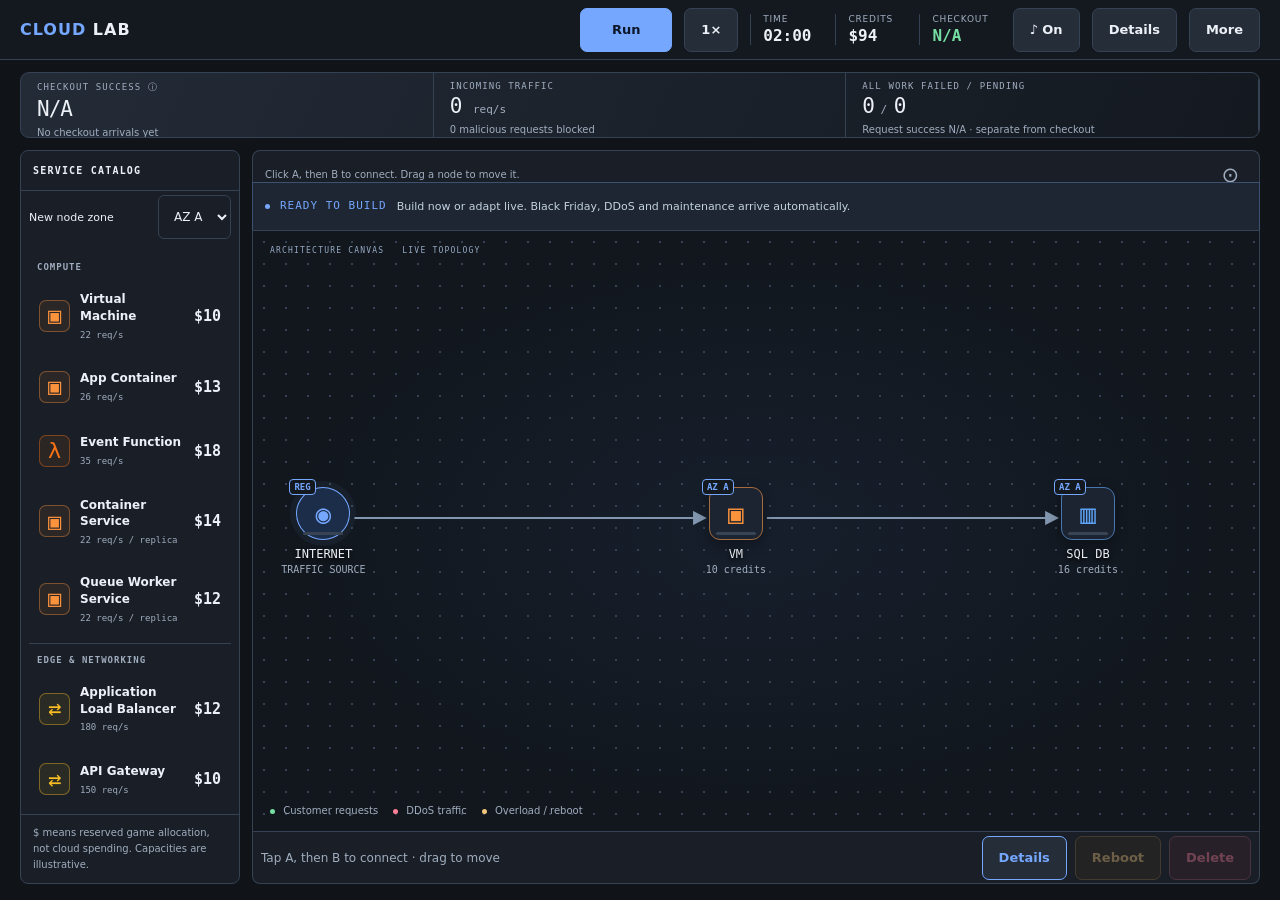
<file: cloud-architect-lab/index.html>
<!doctype html>
<html lang="en">
<head>
  <meta charset="UTF-8">
  <meta name="viewport" content="width=device-width, initial-scale=1, viewport-fit=cover">
  <meta name="theme-color" content="#101318">
  <title>Cloud Architect Lab · Build. Break. Learn.</title>
  <link rel="icon" href="./favicon.svg" type="image/svg+xml">
  <link rel="stylesheet" href="./style.css">
  <link rel="stylesheet" href="./arcade.css">
  <link rel="stylesheet" href="./phone.css">
  <link rel="stylesheet" href="./theme.css">
  <link rel="stylesheet" href="./desktop.css">
  <script type="module" src="./app.js"></script>
</head>
<body>
  <div id="game-shell">
  <nav class="phone-toolbar" aria-label="Game controls">
    <span class="phone-brand">CLOUD <span>LAB</span></span>
    <button id="phone-start">Run</button><button id="phone-speed" aria-label="Change simulation speed">1×</button>
    <div class="phone-stat"><small>TIME</small><strong id="phone-clock">02:00</strong></div>
    <div class="phone-stat"><small>CREDITS</small><strong id="phone-credits">$33</strong></div>
    <div class="phone-stat"><small>CHECKOUT</small><strong id="phone-uptime">N/A</strong></div>
    <button id="phone-mute" aria-label="Mute game audio">♪ On</button>
    <button id="phone-details">Details</button><button id="phone-menu">More</button>
  </nav>
  <header class="topbar">
    <a class="brand" href="./" aria-label="Cloud Architect Lab home"><span class="brand-icon">⬡</span><span>CLOUD ARCHITECT <b>LAB</b><small>BUILD. BREAK. LEARN.</small></span></a>
    <div class="top-right"><span class="local-badge"><i></i> SIMULATION SANDBOX</span><button id="sound-toggle" class="button quiet" aria-label="Mute sound effects" aria-pressed="true">♪ Sound on</button><button id="help" class="button quiet">How to play <span>?</span></button></div>
  </header>
  <main>
    <section class="mission-bar" aria-label="Live arcade round">
      <div class="mission-title"><span class="eyebrow">YOUR NEXT EXPERIMENT</span><h1>Build for the unexpected.</h1><p>Design a cloud. Put it under pressure. Find what breaks.</p></div>
      <div class="mission-controls"><div class="round-controls"><div class="arcade-brief"><span class="eyebrow">ONE ROUND. ADAPT LIVE.</span><small>Maintenance can overlap surges and attacks</small></div><button id="start" class="button primary">▶ &nbsp; Run simulation</button></div><div class="audio-controls" role="group" aria-label="Game audio"><button id="music-toggle" class="tiny-button" aria-pressed="true">♫ Music on</button><label for="audio-volume">Volume <input id="audio-volume" type="range" min="0" max="100" value="65"><output id="volume-value" for="audio-volume">65%</output></label><button id="test-audio" class="tiny-button">Test sound</button><span id="music-status">Music ready / paused</span></div></div>
    </section>
    <section class="metrics" aria-label="Live metrics">
      <div class="metric"><span>ROUND CLOCK</span><strong id="clock">02:00</strong><small id="phase">Ready to build</small></div>
      <div class="metric uptime-metric"><span>UPTIME <em title="Percentage of simulated time with both web and API healthy end-to-end paths. Path availability, not request success or a cloud guarantee.">ⓘ</em></span><strong id="uptime">—<sub>%</sub></strong><small id="downtime">No observed time yet</small></div>
      <div class="metric"><span>CHECKOUT SUCCESS <em title="Successful checkout work / checkout arrivals. Infrastructure, dependency and business failures count; pending is not successful.">ⓘ</em></span><strong id="success">N/A</strong><small id="completed">No checkout arrivals yet</small></div>
      <div class="metric"><span>INCOMING TRAFFIC</span><strong id="rps">0 <sub>req/s</sub></strong><small id="blocked">0 malicious requests blocked</small></div>
      <div class="metric"><span>ALL WORK FAILED / PENDING</span><strong><span id="failed">0</span><sub> / </sub><span id="pending">0</span></strong><small>Request success <span id="all-work-success">N/A</span> · separate from checkout</small></div>
      <div class="metric budget"><span>ALLOCATION BUDGET</span><strong id="credits">33 <sub>credits</sub></strong><small id="spent">87 / 120 allocated</small></div>
    </section>
    <section class="workspace">
      <aside class="palette panel"><div class="panel-heading"><span>SERVICE CATALOG</span><small>DRAG OR TAP TO PLACE</small></div><label class="catalog-placement">New node zone<select id="catalog-zone" aria-label="Placement for new zonal nodes"><option value="A">AZ A</option><option value="B">AZ B</option></select></label><div id="catalog"></div><div class="palette-note">$ means reserved game allocation, not cloud spending. Capacities are illustrative.</div></aside>
      <div class="center-column">
        <div class="canvas-toolbar"><span id="canvas-hint">Click A, then B to connect. Drag a node to move it.</span><button id="fit" class="icon-button" title="Clear selection" aria-label="Clear selection">⊙</button></div>
        <div class="event-strip situation-idle" id="event-strip" role="region" aria-label="Current situation"><span class="pulse-dot"></span><strong id="event-name" aria-live="polite">READY TO BUILD</strong><button id="release-chip" class="release-chip" hidden aria-label="Release status. Open details for pause, shift back or rollback."></button><span id="event-copy">Build now or adapt live. Situations change automatically.</span></div>
        <div class="board" id="board" aria-label="Cloud architecture editor">
          <div class="board-corner">ARCHITECTURE CANVAS <span>LIVE TOPOLOGY</span></div>
          <svg id="wires" viewBox="0 0 1000 580" preserveAspectRatio="none" aria-label="Directed service connections"><defs><marker id="arrow" markerWidth="7" markerHeight="7" refX="6" refY="3.5" orient="auto"><path d="M0,0 L7,3.5 L0,7" fill="#7199a6"/></marker></defs><g id="edge-layer"></g><g id="traffic-layer" aria-hidden="true"></g></svg>
          <div id="nodes"></div><div id="empty-hint" hidden><strong>Your cloud starts here.</strong><p>Drop a service on the grid, then connect it to the Internet.</p></div>
          <div class="canvas-legend"><span><i class="green"></i> Customer requests</span><span><i class="red"></i> DDoS traffic</span><span><i class="amber"></i> Overload / reboot</span></div>
        </div>
        <div class="phone-actions" aria-label="Selected service actions"><span id="phone-selection">Tap a node to inspect or connect</span><button id="phone-release-chip" class="release-chip" hidden aria-label="Release status. Open details for pause, shift back or rollback."></button><button id="selection-details" disabled>Details</button><button id="phone-reboot" disabled>Reboot</button><button id="phone-delete" disabled>Delete</button></div>
        <div class="timeline panel"><div class="timeline-heading"><span>AUTOMATIC EVENTS</span><div><button id="speed" class="tiny-button">1× speed</button><button id="retry" class="tiny-button">↺ Rebuild / retry</button></div></div><div id="timeline-track"><div id="timeline-progress"></div><div id="event-markers"></div><div id="playhead"></div></div><div class="timeline-labels"><span>0:20 · Maintenance</span><span>0:52 · Surge + maintenance</span><span>1:12 · Attack + maintenance</span></div><svg id="chart" viewBox="0 0 800 42" preserveAspectRatio="none" aria-label="Cumulative request success over the round"><path id="chart-line" d=""/></svg></div>
        <div class="templates"><span>QUICK START</span><button data-template="basic">→ Basic setup</button><button data-template="balanced">◫ Balanced web app</button><button data-template="fragile">△ Single-instance app</button><button data-template="managed">▧ Managed containers</button><button data-template="queued">≋ Queued workers</button><button data-template="empty">＋ Empty canvas</button><button id="save">↓ Save design</button><button id="load">↑ Load design</button><label class="play-mode">Play mode<select id="play-mode" aria-label="Play mode"><option value="realtime">Real-time</option><option value="strategic">Strategic</option></select></label></div>
      </div>
      <aside class="inspector panel"><div class="panel-heading"><span>DESIGN INSPECTOR</span><small>UNDERSTAND YOUR SYSTEM</small></div><div id="inspector-content"></div><section id="release-panel" class="resilience-settings" aria-labelledby="release-title"><h3 id="release-title">Checkout & release</h3><p id="checkout-detail"></p><p id="release-state" role="status"></p><dl><dt>Stable</dt><dd id="release-stable">N/A</dd><dt>New</dt><dd id="release-new">N/A</dd></dl><p>Denominator: eligible terminal checkout executions only. Excludes infrastructure failures, dependency failures and pending work. Zero executions = N/A. New version rejects 40% of its cohort despite Ready infrastructure. Assignment is at execution, not HTTP arrival.</p><div class="release-controls"><button id="release-pause" class="button" disabled>Pause promotion</button><label>New execution share<select id="release-share" disabled><option value="0">0%</option><option value="0.1">10%</option><option value="0.25">25%</option><option value="0.5">50%</option></select></label><button id="release-shift" class="button" disabled>Shift back & pause</button><button id="release-rollback" class="button" disabled>Rollback permanently</button></div><p>Automatic promotion: 85s → 10%, 90s → 25%, 95s → 50%. Controls unlock at 85s, permit only equal/lower supported shares, and lock at finish or rollback. No increase, restart or promotion resume. Simulation Resume only advances the clock. Rollback affects future eligible executions, including queued work; historical outcomes remain.</p></section><div class="topology-audit"><div class="eyebrow">PREFLIGHT CHECKS</div><div id="checks"></div></div></aside>
    </section>
    <footer><span><i></i> LOCAL-FIRST LEARNING LAB</span><p>Independent educational project. Not affiliated with or sponsored by AWS. Service limits are illustrative.</p><div class="footer-actions"><button id="model-info">Model & grading</button><button id="about">About & credits</button></div></footer>
  </main>
  </div>
  <section id="rotate-overlay" role="alertdialog" aria-modal="true" aria-labelledby="rotate-title" tabindex="-1" hidden><span class="rotate-glyph" aria-hidden="true">⤾</span><h2 id="rotate-title">Rotate your phone</h2><p id="rotate-status">Turn to landscape to build and play.</p></section>
  <dialog id="phone-details-dialog" class="phone-dialog"><header class="phone-sheet-header"><h2>Design & release details</h2><button class="close-dialog" aria-label="Close service details">×</button></header><p class="muted">The round pauses while this sheet is open. Close, then press Resume.</p><p id="phone-situation-copy"></p><p id="phone-round-summary" class="muted"></p><div id="phone-details-content"></div></dialog>
  <dialog id="phone-menu-dialog" class="phone-dialog"><header class="phone-sheet-header"><h2>Round & audio</h2><button class="close-dialog" aria-label="Close round settings">×</button></header><p class="muted">Close this sheet, then press Resume to continue.</p><div id="phone-menu-content"></div><button id="phone-help" class="button quiet">How to play</button><button id="phone-model" class="button quiet">Model & grading</button><button id="phone-about" class="button quiet">About & credits</button></dialog>
  <dialog id="about-dialog" class="phone-dialog"><header class="phone-sheet-header"><h2>Cloud Architect Lab</h2><button class="close-dialog" aria-label="Close about and credits">×</button></header><p>An independent educational game for exploring cloud architecture, live changes and failure recovery. The simulation, interface and locally synthesized music/effects were developed for this project.</p><h3>Inspiration</h3><p>Inspired by <a class="source-link" href="https://d1p5xm1jr525g5.cloudfront.net/" target="_blank" rel="noopener noreferrer">FIVE NINES: AWS Architect Arcade</a>, encountered at AWS Cloud and AI Day 2026. Reference screenshots and publicly served JavaScript were consulted during development. This credit does not imply affiliation with or endorsement by the reference creator.</p><h3>Independent learning model</h3><p>Not affiliated with, endorsed by, or sponsored by Amazon Web Services or the event organisers. AWS and related service names are trademarks of Amazon.com, Inc. or its affiliates and are used as educational text references. No official AWS/event logos are used.</p><p>Capacities, costs, overload shutdowns and recovery rules are illustrative game mechanics, not AWS pricing, quotas or availability guarantees. No AWS resources are deployed when you play. Your designs and round history stay in this browser.</p></dialog>
  <div id="toast" role="status" aria-live="polite"></div>
  <input id="design-file" type="file" accept="application/json,.json" hidden>
  <dialog id="help-dialog"><button class="close-dialog" aria-label="Close help">×</button><span class="eyebrow">WELCOME TO THE LAB</span><h2>Build it. Keep it alive.</h2><p>One two-minute live round with repeated maintenance: some windows are quiet, others overlap Black Friday, cold caches or DDoS.</p><ol><li><b>Place services.</b> Drag a card onto the canvas or tap its card and then an empty spot. Prices such as $14 mean game credits; your budget is $120, not real AWS spend.</li><li><b>Connect.</b> Click A, then B to connect A → B. Drag to move. Click the source again, empty space or Escape to cancel. Edit nodes and wires while running.</li><li><b>Watch the situation.</b> Green/cyan circles are customers; bright red circles are attacks. The top banner reports current overlaps and recovery.</li><li><b>Hear the soundtrack.</b> Music starts with the round and changes from Steady to Rising, Tense or Critical. Short effects sit above it. Use Music on/off, Volume and Test sound beside Run. The header Sound on / Muted control mutes everything. Preferences are saved.</li><li><b>Recover.</b> Select a failed EC2, Fargate, RDS or ElastiCache and Reboot. Reboot cannot bypass maintenance. Pause freezes recovery and stops music; resume restarts it. Lambda, DynamoDB and Aurora throttle instead.</li></ol><div class="callout">60% static web traffic needs CloudFront → S3. 40% API traffic needs compute → database. SQS needs a downstream worker; deleting it loses unfinished work. Leave spare capacity for maintenance overlaps.</div><p class="muted">Original synthesized music and effects run locally, without media downloads or a microphone. If audio is blocked, tap Test sound, check volume and ensure the browser tab/device is not muted. Game limits are illustrative.</p><button class="button primary close-help">Let’s build →</button></dialog>
  <dialog id="model-dialog"><button class="close-dialog" aria-label="Close model details">×</button><span class="eyebrow">READ THE MODEL, NOT JUST THE SCORE</span><h2>What this sandbox measures</h2><p><b>Request success</b> is completed legitimate work / arrivals. Pending SQS entries are not successes. Deleting SQS fails its backlog immediately; disconnected queues retain it; unfinished work fails at round end.</p><p><b>Grade:</b> A needs ≥98% success, both workload paths, and no modeled single-node path loss in the final design. Otherwise ≥90% = B, ≥75% = C, ≥50% = D, below = F. Earlier failures remain in cumulative totals even after a repair.</p><p><b>Resilience check:</b> removes EC2, Fargate, RDS and ElastiCache tiles individually. Managed-service exemptions do not mean failure-proof. These are reachability checks, not capacity, zone, replication or AWS availability guarantees.</p><p><b>Automatic events:</b> Black Friday is 30–60s (2.4× legitimate traffic); cold caches overlap at 45–60s (15% hit rate); DDoS is 65–90s (90 malicious requests/s); worker maintenance is 95–110s on one fixed EC2/Fargate target. RDS maintenance is 105–115s if an RDS instance is present. Targets never migrate after removal; DynamoDB and Aurora are not scripted maintenance targets.</p><p><b>Shutdown and reboot:</b> more than 105% demand for 5s shuts EC2 down; Fargate 7s, RDS 4s, ElastiCache 6s. Manual reboot takes 6/8/7/5 simulated seconds respectively. Maintenance cannot be bypassed with reboot. Lambda, DynamoDB and Aurora throttle. These are game mechanics, not AWS behavior specifications.</p><p><b>Simulation:</b> deterministic 0.25s steps, fractional requests, equal traffic splitting and a shared capacity ledger. No retry, latency, autoscaling or actual billing model. Moving circles sample measured per-edge attempted rates; they are visual indicators, not individual simulated requests. Reduced motion displays stationary samples.</p><p><b>Persistence:</b> design JSON remains compatible with earlier saves; old mission/traffic fields are ignored. Last 20 summaries stay under <code>cal.rounds.v1</code>, including bounded live-edit and recovery logs. Nothing is uploaded.</p></dialog>
  <dialog id="results-dialog"><button class="close-dialog" aria-label="Close results">×</button><span class="eyebrow">EXPERIMENT COMPLETE</span><div class="results-header"><div><h2 id="result-title">Your architecture, under pressure.</h2><p id="result-subtitle"></p></div><div id="grade" class="grade">A</div></div><div id="result-metrics"></div><h3>What the experiment tells us</h3><div id="result-findings"></div><div class="result-actions"><button id="result-retry" class="button primary">↺ Improve this design</button><button class="button quiet close-results">Inspect final state</button></div></dialog>
</body>
</html>
</file>
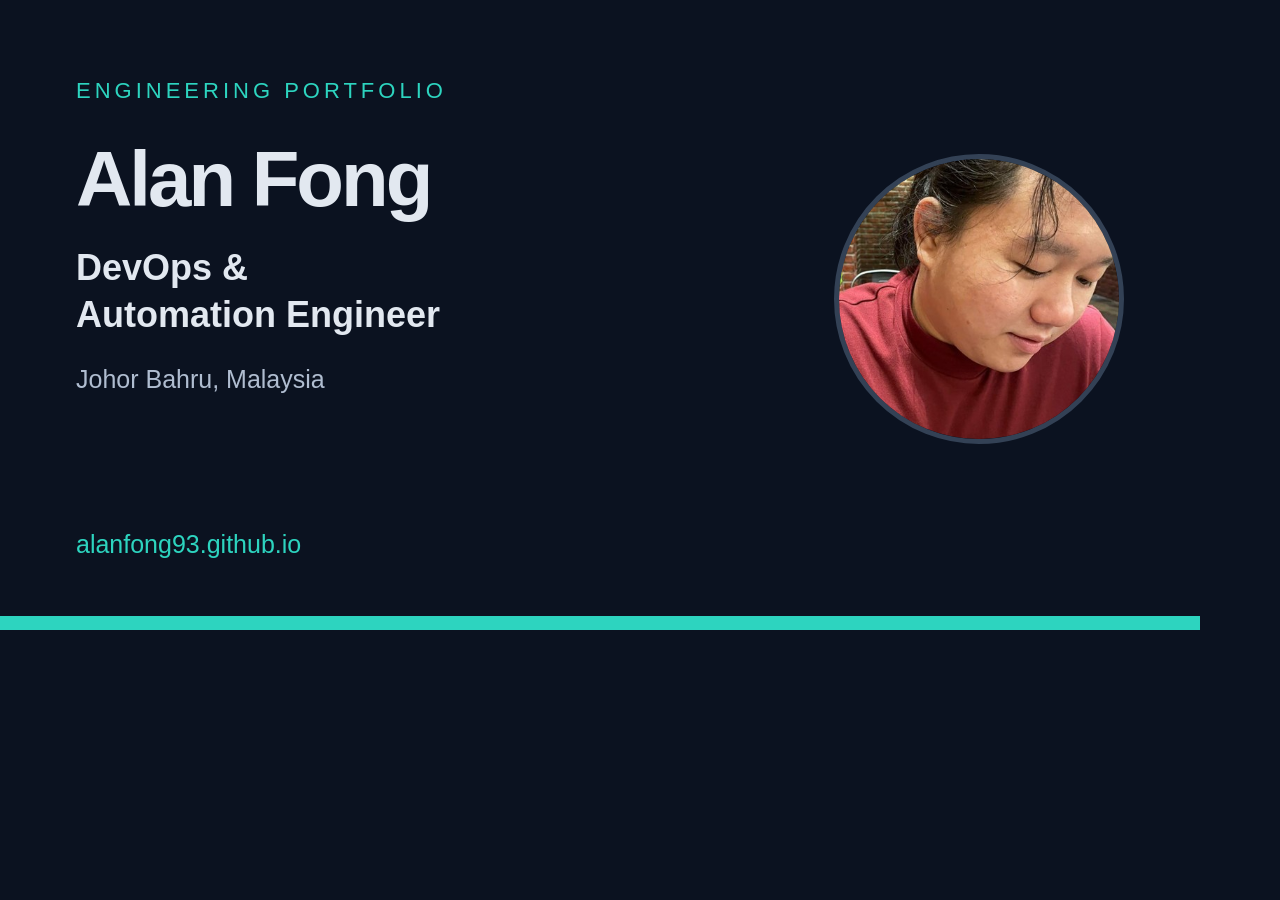
<file: assets/social-preview.html>
<!doctype html>
<html lang="en">
<head>
<meta charset="utf-8">
<meta name="viewport" content="width=device-width, initial-scale=1">
<title>Portfolio social preview artwork</title>
<style>
* { box-sizing: border-box; }
html, body { margin: 0; width: 1200px; height: 630px; overflow: hidden; }
body { background: #0b1220; color: #e2e8f0; font-family: Arial, sans-serif; }
main { position: relative; width: 1200px; height: 630px; padding: 78px 76px; border-bottom: 14px solid #2dd4bf; }
.eyebrow { margin: 0 0 30px; color: #2dd4bf; font-size: 22px; letter-spacing: 4px; text-transform: uppercase; }
h1 { margin: 0 0 20px; font-size: 78px; letter-spacing: -3px; }
.role { margin: 0; font-size: 36px; line-height: 1.3; font-weight: 600; }
.location { margin: 26px 0 0; font-size: 25px; color: #b0bdd0; }
.url { position: absolute; bottom: 57px; left: 76px; margin: 0; font-size: 25px; color: #2dd4bf; }
img { position: absolute; width: 290px; height: 290px; top: 154px; right: 76px; object-fit: cover; border-radius: 50%; border: 5px solid #334155; }
</style>
</head>
<body>
<main>
<p class="eyebrow">Engineering portfolio</p>
<h1>Alan Fong</h1>
<p class="role">DevOps &amp;<br>Automation Engineer</p>
<p class="location">Johor Bahru, Malaysia</p>
<p class="url">alanfong93.github.io</p>
<img src="../profile.jpg" alt="Alan Fong">
</main>
</body>
</html>
</file>
<file: cloud-architect-lab/style.css>
:root{color-scheme:dark;--bg:#0b1119;--panel:#111c27;--line:#243340;--muted:#90a4b6;--text:#e7eef5;--accent:#65e5b4;--red:#fb7185;--amber:#f8c66b;font-family:Inter,ui-sans-serif,system-ui,-apple-system,BlinkMacSystemFont,"Segoe UI",sans-serif;font-synthesis:none}*{box-sizing:border-box}body{margin:0;background:var(--bg);color:var(--text);font-size:14px}button,select{font:inherit}button,a,select{-webkit-tap-highlight-color:transparent}button{cursor:pointer}button:disabled{opacity:.38;cursor:not-allowed}button:focus-visible,a:focus-visible,select:focus-visible{outline:2px solid var(--accent);outline-offset:3px}button{color:inherit}a{color:inherit;text-decoration:none}.topbar{height:82px;border-bottom:1px solid var(--line);display:flex;align-items:center;justify-content:space-between;padding:0 32px;background:#0d151f}.brand{display:flex;gap:12px;align-items:center;font-size:15px;letter-spacing:1.5px;font-weight:700}.brand b{color:var(--accent);font-weight:500}.brand small{display:block;font-size:9px;letter-spacing:3px;color:var(--muted);margin-top:5px}.brand-icon{font-size:43px;color:var(--accent);line-height:1}.top-right{display:flex;align-items:center;gap:26px}.local-badge{font:10px ui-monospace,monospace;color:#a1b6c9;letter-spacing:1px}.local-badge i,footer>span i{display:inline-block;width:6px;height:6px;border-radius:50%;background:var(--accent);margin-right:8px;box-shadow:0 0 10px #65e5b444}.button{border:1px solid var(--line);border-radius:7px;padding:11px 16px;background:#182635;font-weight:600;font-size:12px;white-space:nowrap}.button.primary{background:var(--accent);color:#09251b;border-color:var(--accent);box-shadow:0 2px 18px #65e5b414}.button.primary:hover{background:#8eedca}.button.quiet{background:transparent;color:#bfd0df}.button.quiet span{border:1px solid #405364;border-radius:4px;padding:0 4px;margin-left:5px}main{max-width:1900px;margin:auto;padding:26px 32px 0}.mission-bar{display:flex;align-items:center;justify-content:space-between;gap:20px;margin-bottom:24px}.eyebrow{font:9px ui-monospace,monospace;letter-spacing:1.7px;color:var(--accent);font-weight:700}h1{font-size:27px;letter-spacing:-.7px;margin:8px 0 5px;font-weight:650}.mission-title p{color:var(--muted);font-size:12px;margin:0}.mission-controls{display:flex;align-items:end;gap:12px}.mission-controls label{font:9px ui-monospace,monospace;color:var(--muted);letter-spacing:1.2px;display:flex;flex-direction:column;gap:7px}select{appearance:auto;border:1px solid #304354;background:#142231;color:#dfeaf4;padding:11px;border-radius:6px;min-width:150px;font-size:12px}.metrics{display:grid;grid-template-columns:repeat(5,1fr);border:1px solid var(--line);border-radius:9px;background:linear-gradient(110deg,#14222e,#101b26);margin-bottom:22px;overflow:hidden}.metric{padding:16px 20px;border-right:1px solid var(--line);min-width:0}.metric:last-child{border:0}.metric>span{font:9px ui-monospace,monospace;letter-spacing:1.1px;color:#9cafc0}.metric strong{display:block;margin-top:7px;font:500 29px ui-monospace,SFMono-Regular,Consolas,monospace;letter-spacing:-1px;white-space:nowrap}.metric strong sub{font:11px ui-monospace,monospace;letter-spacing:0;bottom:0;color:var(--muted);vertical-align:baseline}.metric small{display:block;margin-top:6px;font-size:10px;color:var(--muted)}.metric em{font-style:normal}.budget strong{color:var(--accent)}.workspace{display:grid;grid-template-columns:204px minmax(420px,1fr) 230px;gap:16px;align-items:start}.panel{background:var(--panel);border:1px solid var(--line);border-radius:8px;overflow:hidden}.panel-heading{padding:16px 14px;border-bottom:1px solid var(--line)}.panel-heading>span{display:block;font:10px ui-monospace,monospace;letter-spacing:1.2px;font-weight:700}.panel-heading small{display:block;font:8px ui-monospace,monospace;letter-spacing:.7px;color:var(--muted);margin-top:6px}#catalog{padding:8px}.service-card{display:flex;align-items:center;gap:10px;padding:10px 9px;border:1px solid transparent;border-radius:6px;width:100%;text-align:left;background:transparent;margin-bottom:3px;position:relative;touch-action:none}.service-card:hover,.service-card.placing{background:#1a2b38;border-color:#3c5666}.service-card.placing{outline:1px solid var(--accent)}.service-icon{display:grid;place-items:center;min-width:31px;height:32px;border:1px solid color-mix(in srgb,var(--color) 40%,transparent);background:color-mix(in srgb,var(--color) 8%,transparent);border-radius:7px;color:var(--color);font:22px ui-monospace,monospace}.service-card b{display:block;font-weight:550;font-size:11px}.service-card small{font:9px ui-monospace,monospace;color:var(--muted)}.service-cost{margin-left:auto;font:10px ui-monospace,monospace;color:#aabccb}.palette-note{font-size:10px;line-height:1.6;color:#7e94a7;border-top:1px solid var(--line);padding:12px 15px}.center-column{min-width:0}.canvas-toolbar{background:#12202c;border:1px solid var(--line);border-bottom:0;border-radius:8px 8px 0 0;display:flex;align-items:center;padding:8px 10px;gap:12px;height:48px}.mode-switch{display:flex;background:#0b151e;border:1px solid #253744;border-radius:5px;padding:2px;flex-shrink:0}.mode-switch button{border:0;background:none;color:#8ea6b9;font-size:10px;padding:6px 10px;border-radius:3px}.mode-switch button.active{background:#23413e;color:#9df1d0}#canvas-hint{font-size:10px;color:#8ba2b5;line-height:1.5}.icon-button{margin-left:auto;background:none;border:0;color:#8ba2b5;font-size:21px}.board{height:490px;min-height:380px;position:relative;isolation:isolate;overflow:hidden;border:1px solid var(--line);background-color:#0e1823;background-image:radial-gradient(#304454 1px,transparent 1px),radial-gradient(ellipse at 50% 50%,#18302f33,transparent 65%);background-size:22px 22px,100% 100%;touch-action:none}.board-corner{position:absolute;top:15px;left:17px;font:8px ui-monospace,monospace;letter-spacing:1.2px;color:#698195}.board-corner span{color:#497e70;margin-left:12px}#wires{position:absolute;inset:0;width:100%;height:100%;overflow:visible}#edge-layer .wire-line{stroke:#547380;stroke-width:2;fill:none;marker-end:url(#arrow);vector-effect:non-scaling-stroke;pointer-events:none}#edge-layer .wire-hit{stroke:transparent;stroke-width:18;fill:none;cursor:pointer;vector-effect:non-scaling-stroke}#edge-layer .selected-wire .wire-line{stroke:var(--accent);stroke-width:3}#edge-layer .wire-flow{stroke:#71e9c3;stroke-width:2.2;stroke-dasharray:3 38;fill:none;opacity:.75;pointer-events:none;vector-effect:non-scaling-stroke;animation:flow 2s linear infinite}.board:not(.simulating) .wire-flow{display:none}.board.paused .wire-flow{animation-play-state:paused}.node{position:absolute;transform:translate(-50%,-50%);display:flex;flex-direction:column;align-items:center;width:88px;padding:4px 0;border:0;background:transparent;user-select:none;touch-action:none;cursor:grab;z-index:2}.node.selected{z-index:3}.node-body{display:flex;align-items:center;justify-content:center;border:1px solid color-mix(in srgb,var(--color) 60%,#243340);background:#13212d;border-radius:11px;width:54px;height:53px;color:var(--color);box-shadow:0 4px 14px #0005;position:relative}.node-glyph{font:26px ui-monospace,monospace}.node.internet .node-body{border-radius:50%;background:#142b32;border-color:#3f9c9b;box-shadow:0 0 0 6px #3f9c9b0c}.node b{font:10px ui-monospace,monospace;color:#c6d4df;margin-top:7px;text-shadow:0 2px 4px #000}.node small{font:8px ui-monospace,monospace;color:#7e9bae;margin-top:3px}.node.selected .node-body{outline:2px solid var(--accent);outline-offset:4px}.node.wire-source .node-body{outline:2px solid #f8c66b;outline-offset:5px}.node-meter{position:absolute;bottom:4px;left:6px;right:6px;height:3px;border-radius:2px;background:#2a3a45;overflow:hidden}.node-meter i{height:100%;display:block;background:var(--accent);transition:width .2s}.node.hot .node-body{border-color:var(--amber);box-shadow:0 0 18px #f8c66b22}.node.overloaded .node-body,.node.down .node-body{border-color:var(--red);color:var(--red);box-shadow:0 0 18px #fb718522}.node.overloaded .node-meter i{background:var(--red)}.node.down .node-glyph{opacity:.45}.node.down .node-body:after{content:'OFFLINE';position:absolute;font:7px ui-monospace,monospace;bottom:12px;color:var(--red);background:#25151d}.canvas-legend{position:absolute;bottom:15px;left:17px;display:flex;gap:15px;pointer-events:none}.canvas-legend span{font-size:8px;color:#7d97ab}.canvas-legend i{display:inline-block;width:5px;height:5px;border-radius:50%;margin-right:5px}.green{background:var(--accent)}.amber{background:var(--amber)}.red{background:var(--red)}#empty-hint{position:absolute;left:34%;top:40%;color:#8ca9ba;pointer-events:none;font-size:12px}#empty-hint strong{font-size:17px;color:#c2d5e1}#empty-hint p{max-width:240px;line-height:1.6}.event-strip{display:flex;gap:10px;align-items:center;padding:12px 14px;background:#132722;border:1px solid #264c40;border-radius:0 0 7px 7px;min-height:43px;font-size:10px;color:#a3b9ae}.event-strip strong{font:9px ui-monospace,monospace;letter-spacing:1px;color:var(--accent);white-space:nowrap}.pulse-dot{width:5px;height:5px;min-width:5px;background:var(--accent);border-radius:50%}.event-strip.incident{background:#30251b;border-color:#6d4e2d}.event-strip.incident strong{color:var(--amber)}.event-strip.incident .pulse-dot{background:var(--amber)}.timeline{margin-top:14px;padding:13px 16px 8px}.timeline-heading{display:flex;align-items:center;justify-content:space-between;gap:12px;font:9px ui-monospace,monospace;letter-spacing:1px}.tiny-button{background:#172737;border:1px solid #2c4150;border-radius:4px;padding:4px 7px;font:9px ui-monospace,monospace;letter-spacing:0}.timeline-heading>div{display:flex;gap:7px}#timeline-track{height:7px;background:#243340;border-radius:4px;position:relative;margin-top:17px}#timeline-progress{position:absolute;inset:0 auto 0 0;width:0;background:#45977e;border-radius:4px}#event-markers>span{position:absolute;top:-3px;height:13px;background:#d6a35c44;border-left:1px solid #f3c175;border-right:1px solid #f3c175}#playhead{position:absolute;left:0;top:-4px;height:15px;width:3px;background:var(--accent);box-shadow:0 0 7px #65e5b477}.timeline-labels{display:flex;justify-content:space-between;color:#7791a6;font:8px ui-monospace,monospace;margin-top:10px}#chart{width:100%;height:35px;margin-top:8px;opacity:.8}#chart-line{fill:none;stroke:var(--accent);stroke-width:1.5;vector-effect:non-scaling-stroke}.templates{display:flex;gap:7px;flex-wrap:wrap;align-items:center;padding:14px 0}.templates>span{font:8px ui-monospace,monospace;color:#7891a6;letter-spacing:1px;margin-right:3px}.templates button{font-size:9px;background:#131f2a;border:1px solid #263a49;border-radius:4px;padding:6px 8px;color:#a9bed0}.inspector{min-height:592px}#inspector-content{padding:18px 15px;min-height:250px}.inspector-icon{width:42px;height:42px;min-width:42px;font-size:27px;margin-bottom:13px}.inspector h2{font-size:16px;line-height:1.4;margin:0 0 7px}.inspector p{font-size:11px;line-height:1.7;color:var(--muted)}.inspector .tag{display:inline-block;background:#20372f;border:1px solid #34574a;color:#8ce1bb;border-radius:4px;font:8px ui-monospace,monospace;padding:4px 6px;margin-bottom:7px}.inspector dl{display:grid;grid-template-columns:1fr auto;font:10px ui-monospace,monospace;gap:10px;margin:17px 0;color:#9fb2c1}.inspector dd{margin:0;color:#d7e4ed}.danger-button{border:1px solid #66404a;background:#351f2a;color:#f4a5b0;border-radius:4px;padding:7px 10px;font-size:10px;width:100%;margin-top:10px}.topology-audit{padding:16px 15px;border-top:1px solid var(--line)}.topology-audit .eyebrow{color:#91aabd;font-size:8px;margin-bottom:12px}.check{font-size:10px;line-height:1.6;display:flex;gap:7px;margin-bottom:9px;color:#95b8aa}.check.warn{color:#d9b576}.check>span{font-size:12px}.inspector .hint-callout{padding:10px;background:#172936;border:1px solid #294351;border-radius:5px;font-size:10px;line-height:1.7;color:#9dbbcb}footer{display:flex;align-items:center;justify-content:space-between;gap:20px;min-height:66px;border-top:1px solid #1d2b37;margin-top:8px;color:#677f93}footer>span{font:8px ui-monospace,monospace;letter-spacing:1px;white-space:nowrap}footer p{font-size:9px;line-height:1.6;margin:10px 0}footer button{background:none;border:0;font-size:10px;color:#8daabd;white-space:nowrap}dialog{background:#12202d;color:var(--text);border:1px solid #3b5364;border-radius:14px;max-width:660px;width:calc(100% - 32px);padding:32px;box-shadow:0 25px 100px #000a;max-height:88dvh;overflow:auto}dialog::backdrop{background:#040a12c9;backdrop-filter:blur(7px)}dialog h2{font-size:27px;letter-spacing:-.7px;margin:12px 0}dialog h3{font-size:15px}dialog p,dialog li{font-size:13px;line-height:1.8;color:#afc2d2}dialog ol{padding-left:20px}dialog li{padding:5px 0}dialog b{color:#e2edf5}.close-dialog{position:absolute;top:12px;right:14px;background:none;border:0;color:#8fa6b8;font-size:25px}.callout{background:#192f37;border-left:3px solid var(--accent);padding:12px 15px;font-size:12px;line-height:1.8;color:#b4ccda}.muted{color:var(--muted)}.results-header{display:flex;align-items:center;justify-content:space-between;gap:20px}.grade{font:600 62px ui-monospace,monospace;color:var(--accent);background:#173b30;border:1px solid #396f59;border-radius:12px;min-width:94px;text-align:center;padding:9px}.grade.bad{color:var(--amber);background:#34291d;border-color:#705a39}#result-metrics{display:grid;grid-template-columns:repeat(3,1fr);border:1px solid var(--line);margin:20px 0;border-radius:6px}#result-metrics>div{padding:14px;border-right:1px solid var(--line)}#result-metrics>div:last-child{border:0}#result-metrics strong{display:block;font:24px ui-monospace,monospace}#result-metrics small{font-size:9px;color:var(--muted)}.finding{border-top:1px solid #2b3d4c;padding:11px 0}.finding strong{font-size:12px}.finding p{font-size:11px;margin:4px 0}.result-actions{display:flex;gap:10px;margin-top:20px}#toast{position:fixed;bottom:25px;left:50%;transform:translate(-50%,15px);opacity:0;pointer-events:none;background:#1c3440;border:1px solid #507285;padding:12px 20px;border-radius:7px;font-size:12px;z-index:20;transition:opacity .15s,transform .15s;max-width:calc(100% - 32px)}#toast.visible{opacity:1;transform:translate(-50%,0)}.drag-ghost{position:fixed;z-index:40;pointer-events:none;padding:10px 14px;background:#254b41;border:1px solid var(--accent);border-radius:7px;font-size:12px;box-shadow:0 5px 20px #0008}.placing-service{cursor:crosshair}.simulating .node{cursor:pointer}@keyframes flow{to{stroke-dashoffset:-82}}@media(min-width:1600px){.board{height:570px}.workspace{grid-template-columns:220px minmax(420px,1fr) 255px}.service-card{padding:12px 10px}.inspector{min-height:670px}}@media(max-width:1200px){main{padding:20px 18px 0}.topbar{padding:0 20px}.workspace{grid-template-columns:170px minmax(370px,1fr)}.inspector{grid-column:1/-1;min-height:0;display:grid;grid-template-columns:170px 1fr 1fr}.inspector .panel-heading{border:0}.inspector #inspector-content{min-height:0;padding:14px;border-left:1px solid var(--line)}.topology-audit{border-top:0;border-left:1px solid var(--line)}.inspector-icon{float:left;margin:0 13px 8px 0}.inspector dl{margin:8px 0}.metric{padding:14px}.metric strong{font-size:25px}.mission-controls{gap:8px}select{min-width:130px}.board{height:470px}}@media(max-width:850px){.mission-bar{align-items:start;flex-direction:column;gap:16px}.mission-controls{width:100%}.mission-controls label{flex:1}.mission-controls select{width:100%;min-width:0}.mission-controls>.button{flex:1}.local-badge{display:none}.metric>span{font-size:8px;letter-spacing:.4px}.metric small{font-size:8px}.metric{padding:12px 10px}.metric strong{font-size:22px}.workspace{gap:10px;grid-template-columns:145px minmax(340px,1fr)}.service-card{gap:7px;padding:9px 4px}.service-card b{font-size:10px}.service-card .service-cost{font-size:9px}.service-icon{min-width:26px;width:26px;height:28px;font-size:20px}.panel-heading{padding:14px 10px}.panel-heading>span{font-size:9px}.panel-heading small{font-size:7px}.board{height:430px}.node-body{width:46px;height:46px}.node{width:75px}.node-glyph{font-size:23px}.node b{font-size:9px}.canvas-toolbar{padding:7px;gap:7px}.canvas-toolbar #canvas-hint{font-size:9px}.mode-switch button{padding:6px}.timeline-labels{font-size:7px}.inspector{grid-template-columns:145px 1fr 1fr}.topbar{height:70px}footer{gap:12px}footer>span{display:none}}@media(max-width:600px){main{padding:17px 10px 0}.topbar{padding:0 13px}.brand{font-size:12px;letter-spacing:1px}.brand-icon{font-size:35px}.brand small{font-size:7px;letter-spacing:2px}.top-right{gap:0}.top-right .button{font-size:10px;padding:8px}h1{font-size:24px}.mission-controls{flex-wrap:wrap}.mission-controls>.button{flex-basis:100%}.metrics{grid-template-columns:repeat(3,1fr);margin-bottom:14px}.metric:nth-child(3){border-right:0}.metric:nth-child(4),.metric:nth-child(5){border-top:1px solid var(--line)}.metric:nth-child(4){grid-column:span 2}.metric strong{font-size:24px}.workspace{display:flex;flex-direction:column}.palette{width:100%}.palette .panel-heading{display:flex;justify-content:space-between;align-items:center;padding:10px}.palette .panel-heading small{margin:0}.palette-note{display:none}#catalog{display:flex;overflow:auto;padding:5px;gap:3px}.service-card{min-width:105px;display:grid;grid-template-columns:25px 1fr;gap:4px 7px;margin:0;padding:5px;touch-action:pan-x}.service-card .service-cost{display:none}.service-card b{font-size:9px}.service-card small{font-size:8px}.center-column{width:100%}.board{height:430px;min-height:430px}.board-corner{font-size:7px;left:10px}.board-corner span{display:none}.node-body{width:40px;height:40px;border-radius:8px}.node-glyph{font-size:21px}.node b{font-size:8px}.node small{font-size:7px}.node{width:65px}.canvas-toolbar{height:46px}.canvas-toolbar #canvas-hint{font-size:8px}.canvas-legend{gap:10px;left:10px}.canvas-legend span{font-size:7px}.event-strip{font-size:9px;line-height:1.5}.event-strip strong{font-size:8px}.inspector{display:block;width:100%}.inspector .panel-heading{border-bottom:1px solid var(--line)}.inspector #inspector-content{border:0}.topology-audit{border-left:0;border-top:1px solid var(--line)}.timeline{padding:12px}.timeline-heading{font-size:8px;letter-spacing:.5px}.tiny-button{font-size:8px}.templates{gap:5px}.templates button{font-size:8px}footer p{font-size:8px}dialog{padding:25px 20px}dialog h2{font-size:23px}.grade{font-size:45px;min-width:72px}.result-actions{flex-direction:column}.results-header{gap:12px}.board #empty-hint{left:28%;font-size:10px}#empty-hint strong{font-size:14px}}@media(prefers-reduced-motion:reduce){*,*:before,*:after{animation:none!important;transition:none!important}}
</file>
<file: cloud-architect-lab/arcade.css>
/* Live-arcade additions. Values are display mechanics, not AWS service limits. */
.arcade-brief { display:flex; flex-direction:column; gap:7px; padding:0 12px 4px 0; }
.arcade-brief small { color:var(--muted); font-size:10px; }
.service-card b { line-height:1.4; }
.service-card { min-height:53px; }
.service-copy { min-width:0; flex:1; }
.service-cost { flex:0 0 auto; white-space:nowrap; font:700 15px ui-monospace,monospace; color:#d9eef8; margin-left:auto; }
.mission-controls { flex-direction:column; align-items:stretch; min-width:360px; gap:9px; }
.round-controls { display:flex; justify-content:flex-end; align-items:center; gap:16px; }
.audio-controls { display:flex; align-items:center; justify-content:flex-end; flex-wrap:wrap; gap:8px; padding:7px 9px; border:1px solid #2c4050; border-radius:6px; background:#111e2a; }
.audio-controls label { display:flex; flex-direction:row; align-items:center; gap:6px; font-size:9px; letter-spacing:0; }
.audio-controls input { width:78px; accent-color:var(--accent); cursor:pointer; }
.audio-controls output { min-width:28px; font:10px ui-monospace,monospace; color:#c9e3ec; }
#music-status { color:#91bdaf; font:9px ui-monospace,monospace; min-width:95px; }
.palette #catalog { max-height:760px; overflow-y:auto; }
.catalog-group { padding-top:7px; }
.catalog-group + .catalog-group { border-top:1px solid #263b49; margin-top:8px; }
.catalog-group h3 { margin:4px 8px 8px; color:#a0b5c7; font:700 9px ui-monospace,monospace; letter-spacing:1px; text-transform:uppercase; }
.assessment-title { display:flex; align-items:center; gap:9px; }
.assessment-icon { display:inline-grid; place-items:center; width:20px; height:20px; flex:0 0 20px; border-radius:50%; font-size:14px; }
.assessment-pass { color:#73efb8; background:#214d3c; }
.assessment-fail { color:#ff8ca2; background:#542737; }
.assessment-info { color:#a6bbce; background:#24394b; }
.node b { max-width:100px; white-space:nowrap; }
#traffic-layer { pointer-events:none; }
.traffic-packet { pointer-events:none; stroke-width:1.2px; vector-effect:non-scaling-stroke; }
.request-packet { fill:#a6ffed; stroke:#f1fffd; filter:drop-shadow(0 0 4px #3dffd0) drop-shadow(0 0 8px #3dffd088); }
.attack-packet { fill:#ff244f; stroke:#ffb1c1; filter:drop-shadow(0 0 5px #ff1749) drop-shadow(0 0 10px #ff1749bb); }
.node.blocking .node-body { box-shadow:0 0 0 4px #65e5b42b,0 0 23px #65e5b454; }
.node.state-overloaded .node-meter i { background:#ffad45; }
.node.state-down .node-body:after { content:'REBOOT'; }
.node.state-rebooting .node-body { border-color:#f8c66b; color:#f8c66b; }
.node.state-rebooting .node-body:after { content:'BOOTING'; color:#f8c66b; background:#2a2417; }
.node.state-maintenance .node-body { border-color:#c1a0ff; color:#c1a0ff; box-shadow:0 0 16px #b48bff33; }
.node.state-maintenance .node-body:after { content:'MAINT.'; color:#d0b8ff; background:#241b36; }
.node.state-throttled .node-body { border-color:#f8c66b; }
.reboot-button { width:100%; margin-top:8px; background:#eeb65e; border-color:#eeb65e; color:#2a1b05; }
.service-rule { border-left:2px solid #577c8d; padding-left:9px; }
.metrics { grid-template-columns:repeat(6,minmax(0,1fr)); }
.uptime-metric strong { color:var(--accent); }
#result-metrics { grid-template-columns:repeat(4,minmax(0,1fr)); }
#result-metrics strong { font-size:23px; }
#node-state { color:#f5cf8c; }
.event-strip { border-radius:0; border-bottom:0; transition:background-color .18s,border-color .18s; }
.board { border-radius:0 0 8px 8px; }
.event-strip strong { white-space:normal; line-height:1.5; }
.event-strip.situation-surge { background:#362a16; border-color:#86642e; color:#e7cda4; }
.situation-surge strong { color:#ffd07b; }
.situation-surge .pulse-dot { background:#ffd07b; }
.event-strip.situation-attack,.event-strip.situation-failure { background:#3b1924; border-color:#a94358; color:#ffc2cd; }
.situation-attack strong,.situation-failure strong { color:#ff708e; }
.situation-attack .pulse-dot,.situation-failure .pulse-dot { background:#ff476e; box-shadow:0 0 9px #ff476e; }
.event-strip.situation-maintenance { background:#2c2340; border-color:#755795; color:#d4c1ee; }
.situation-maintenance strong { color:#d3adff; }
.situation-maintenance .pulse-dot { background:#bf8dff; }
.event-strip.situation-paused { background:#1e2b3a; border-color:#476078; color:#b7c7d8; }
.situation-paused strong { color:#bed6ec; }
.event-strip.situation-recovery,.event-strip.situation-complete { background:#16392f; border-color:#3f8c6d; }
.node.wire-source .node-body { outline:2px solid #f8c66b; outline-offset:5px; }
@media(max-width:600px) {
  .metrics { grid-template-columns:repeat(3,minmax(0,1fr)); }
  .metrics .metric:nth-child(4) { grid-column:auto; }
  .metrics .metric:nth-child(n+4) { border-top:1px solid var(--line); }
  .metrics .metric:nth-child(3n) { border-right:0; }
  #result-metrics { grid-template-columns:repeat(2,minmax(0,1fr)); }
  #result-metrics>div:nth-child(2) { border-right:0; }
  #result-metrics>div:nth-child(n+3) { border-top:1px solid var(--line); }
  .mission-controls { min-width:0; width:100%; }
  .round-controls { gap:8px; justify-content:space-between; }
  .round-controls .button { font-size:11px; padding:10px 12px; }
  .audio-controls { justify-content:flex-start; gap:7px; }
  .audio-controls input { width:65px; }
  #music-status { flex-basis:100%; }
  .brand { font-size:9px; letter-spacing:.5px; gap:7px; }
  .brand-icon { font-size:30px; }
  .brand small { font-size:6px; letter-spacing:1.5px; }
  .top-right { gap:5px; }
  .top-right .button { font-size:9px; padding:7px 8px; }
  .event-strip { flex-wrap:wrap; gap:5px 8px; }
  #event-copy { flex-basis:100%; padding-left:13px; }
  .mission-controls .arcade-brief { flex:1; padding:0; }
  .mission-controls>.button { flex-basis:auto; }
  .arcade-brief .eyebrow { font-size:8px; letter-spacing:.7px; }
  .arcade-brief small { font-size:8px; }
  .palette #catalog { max-height:none; overflow-x:auto; overflow-y:hidden; }
  .catalog-group { flex:0 0 auto; padding:4px 0; }
  .catalog-group + .catalog-group { border-top:0; border-left:1px solid #2b4050; margin:0 0 0 4px; padding-left:8px; }
  .catalog-group h3 { margin:2px 6px 6px; font-size:8px; }
  .catalog-group-cards { display:flex; gap:3px; }
  .service-card { min-height:60px; min-width:165px; grid-template-columns:26px minmax(0,1fr) auto; }
  .service-card .service-cost { display:block; grid-column:3; grid-row:1; align-self:center; font-size:15px; }
  .node b { font-size:8px; }
}
@media(prefers-reduced-motion:reduce) {
  .traffic-packet { filter:none; }
}
</file>
<file: cloud-architect-lab/phone.css>
/* Load after style.css and arcade.css. JS owns phone/portrait detection.
 * Runtime attribution: OpenCode / openai/gpt-6.1-sol.
 */
#rotate-overlay,
.phone-toolbar,
.phone-actions {
  display: none;
}

/* Preserve native dialog closure and explicit hidden state at every breakpoint. */
.phone-dialog:not([open]),
#rotate-overlay[hidden],
.phone-toolbar[hidden],
.phone-actions[hidden],
body.phone-layout [hidden] {
  display: none !important;
}

/* The root is not an ancestor with touch-action:none: modal/catalog pans work. */
html:has(> body.phone-layout),
body.phone-layout {
  overflow: hidden;
  overscroll-behavior: none;
}

body.phone-layout #game-shell {
  position: fixed;
  top: var(--phone-top, 0px);
  left: var(--phone-left, 0px);
  width: var(--phone-width, 100vw);
  height: var(--phone-height, 100vh);
  height: var(--phone-height, 100dvh);
  padding: env(safe-area-inset-top, 0px) env(safe-area-inset-right, 0px)
    env(safe-area-inset-bottom, 0px) env(safe-area-inset-left, 0px);
  display: grid;
  grid-template-rows: 44px minmax(0, 1fr);
  overflow: hidden;
  background: var(--bg);
}

body.phone-layout #game-shell > .topbar,
body.phone-layout #game-shell .mission-bar,
body.phone-layout #game-shell .metrics,
body.phone-layout #game-shell main > footer,
body.phone-layout #game-shell .canvas-toolbar,
body.phone-layout #game-shell .timeline,
body.phone-layout #game-shell .templates,
body.phone-layout #game-shell .inspector {
  display: none;
}

body.phone-layout .phone-toolbar {
  display: flex;
  align-items: center;
  gap: 4px;
  min-width: 0;
  height: 44px;
  min-height: 44px;
  padding: 0 6px;
  border-bottom: 0;
  box-shadow: inset 0 -1px #2b4a48;
  background: linear-gradient(110deg, #122b2b, #101b26 65%);
}

body.phone-layout .phone-brand {
  flex: 0 1 auto;
  min-width: 0;
  overflow: hidden;
  color: var(--accent);
  font-size: 11px;
  font-weight: 750;
  letter-spacing: .6px;
  white-space: nowrap;
  text-overflow: ellipsis;
}

body.phone-layout .phone-brand span {
  color: var(--text);
}

body.phone-layout .phone-toolbar button,
body.phone-layout .phone-actions button {
  flex: 0 0 auto;
  min-width: 44px;
  height: 44px;
  min-height: 44px;
  margin: 0;
  padding: 0 10px;
  border: 1px solid #35505c;
  border-radius: 6px;
  background: #172b36;
  color: var(--text);
  font-size: 12px;
  font-weight: 650;
  line-height: 1;
  white-space: nowrap;
  touch-action: manipulation;
}

body.phone-layout #phone-start {
  min-width: 70px;
  background: var(--accent);
  border-color: var(--accent);
  color: #09251b;
}

body.phone-layout .phone-stat {
  flex: 1 1 0;
  min-width: 0;
  display: flex;
  flex-direction: column;
  justify-content: center;
  gap: 3px;
  overflow: hidden;
  color: var(--muted);
  font: 7px ui-monospace, monospace;
  line-height: 1;
  white-space: nowrap;
}

body.phone-layout .phone-stat :is(span, small, label) {
  overflow: hidden;
  font-size: 7px;
  white-space: nowrap;
  text-overflow: ellipsis;
}

body.phone-layout :is(#phone-clock, #phone-credits, #phone-uptime) {
  display: block;
  overflow: hidden;
  color: var(--text);
  font: 650 12px ui-monospace, monospace;
  font-variant-numeric: tabular-nums;
  line-height: 1.2;
  white-space: nowrap;
  text-overflow: ellipsis;
}

body.phone-layout #phone-uptime {
  color: var(--accent);
}

body.phone-layout #game-shell > main {
  width: 100%;
  height: 100%;
  min-width: 0;
  min-height: 0;
  max-width: none;
  margin: 0;
  padding: 4px;
  overflow: hidden;
}

body.phone-layout #game-shell .workspace {
  display: grid;
  grid-template-columns: clamp(132px, 20vw, 160px) minmax(0, 1fr);
  grid-template-rows: minmax(0, 1fr);
  align-items: stretch;
  gap: 4px;
  width: 100%;
  height: 100%;
  min-width: 0;
  min-height: 0;
  overflow: hidden;
}

body.phone-layout #game-shell .center-column {
  display: grid;
  grid-template-rows: 36px minmax(0, 1fr) 44px;
  gap: 0;
  width: 100%;
  height: 100%;
  min-width: 0;
  min-height: 0;
  overflow: hidden;
}

body.phone-layout #game-shell .event-strip {
  display: grid;
  grid-template-columns: 5px minmax(0, 1fr) auto;
  grid-template-rows: repeat(2, minmax(0, 1fr));
  align-content: center;
  align-items: center;
  gap: 1px 7px;
  height: 36px;
  min-height: 0;
  padding: 3px 8px;
  overflow: hidden;
  border-radius: 6px 6px 0 0;
}

body.phone-layout .event-strip .pulse-dot {
  grid-row: 1 / -1;
}

/* The strip cannot host a 44px target at 36px height, so phones use the
 * persistent 44px action row instead; the strip chip is desktop/fallback only. */
body.phone-layout #game-shell #release-chip {
  display: none;
}

body.phone-layout #game-shell #phone-release-chip {
  flex: 0 0 auto;
  min-width: 0;
  font-size: 11px;
  padding: 0 8px;
  background: var(--warning-bg);
  border-color: #87693b;
  color: var(--warning);
}

body.phone-layout #game-shell #phone-release-chip.attention {
  border-color: #b58900;
  color: #ffd489;
  box-shadow: 0 0 9px #f3c77b44;
}

body.phone-layout .event-strip :is(#event-name, #event-copy) {
  grid-column: 2;
  min-width: 0;
  overflow: hidden;
  padding: 0;
  font-size: 9px;
  line-height: 1.2;
  letter-spacing: .2px;
  white-space: nowrap;
  text-overflow: ellipsis;
}

/* Explicitly undo all desktop and <=600px board minimums. At 320px high,
 * the board gets 188px before safe-area deductions (44 + 8 + 36 + 44).
 */
body.phone-layout #game-shell #board {
  width: 100%;
  height: 100%;
  min-width: 0;
  min-height: 0;
  max-height: none;
  border-radius: 0;
  touch-action: none;
}

body.phone-layout #game-shell .palette {
  display: flex;
  flex-direction: column;
  width: 100%;
  height: 100%;
  min-width: 0;
  min-height: 0;
  overflow: hidden;
}

body.phone-layout .palette .panel-heading {
  display: block;
  flex: 0 0 auto;
  padding: 7px 6px;
}

body.phone-layout .palette .panel-heading > span {
  font-size: 9px;
  letter-spacing: .3px;
}

body.phone-layout .palette .panel-heading small {
  display: block;
  margin-top: 4px;
  font-size: 7px;
  letter-spacing: 0;
}

body.phone-layout .palette #catalog {
  display: flex;
  flex-direction: column;
  flex: 1 1 0;
  min-width: 0;
  min-height: 0;
  max-height: none;
  gap: 0;
  padding: 4px;
  overflow-y: auto;
  overflow-x: hidden;
  touch-action: pan-y;
  overscroll-behavior: contain;
  scrollbar-width: thin;
  scrollbar-color: #426358 #111c27;
}

body.phone-layout .catalog-group {
  flex: 0 0 auto;
  width: 100%;
  padding: 4px 0;
}

body.phone-layout .catalog-group + .catalog-group {
  margin: 5px 0 0;
  padding: 6px 0 0;
  border-top: 1px solid var(--line);
  border-left: 0;
}

body.phone-layout .catalog-group h3 {
  margin: 3px 2px 5px;
  font-size: 8px;
  letter-spacing: .4px;
}

body.phone-layout .catalog-group-cards {
  display: flex;
  flex-direction: column;
  gap: 3px;
}

body.phone-layout .palette .service-card {
  display: flex;
  align-items: center;
  flex: 0 0 auto;
  width: 100%;
  min-width: 0;
  min-height: 52px;
  gap: 4px;
  margin: 0;
  padding: 5px 2px;
  touch-action: pan-y;
  overscroll-behavior: contain;
}

body.phone-layout .service-card .service-icon {
  flex: 0 0 24px;
  width: 24px;
  min-width: 24px;
  height: 24px;
  border-radius: 5px;
  font-size: 18px;
}

body.phone-layout .service-card .service-copy {
  flex: 1 1 0;
  min-width: 0;
}

body.phone-layout .service-card :is(b, small) {
  display: block;
  overflow: hidden;
  font-size: 9px;
  line-height: 1.4;
  white-space: nowrap;
  text-overflow: ellipsis;
}

body.phone-layout .service-card .service-cost {
  display: block;
  flex: 0 0 auto;
  margin-left: auto;
  font-size: 12px;
  line-height: 1;
  white-space: nowrap;
}

body.phone-layout .palette-note,
body.phone-layout .board-corner {
  display: none;
}

body.phone-layout #board .node {
  width: 60px;
  min-width: 44px;
  min-height: 44px;
  padding: 3px 0;
  touch-action: none;
}

body.phone-layout #board .node-body {
  flex: 0 0 34px;
  width: 34px;
  height: 34px;
  border-radius: 8px;
}

body.phone-layout #board .node.internet .node-body {
  border-radius: 50%;
}

body.phone-layout #board .node-glyph {
  font-size: 20px;
}

body.phone-layout #board .node b,
body.phone-layout #board .node small {
  max-width: 60px;
  margin-top: 2px;
  overflow: hidden;
  font-size: 7px;
  line-height: 1.15;
  white-space: nowrap;
  text-overflow: ellipsis;
}

body.phone-layout #board .canvas-legend {
  right: 4px;
  bottom: 4px;
  left: 4px;
  gap: 7px;
  flex-wrap: wrap;
}

body.phone-layout #board .canvas-legend span {
  font-size: 7px;
  line-height: 1.2;
}

body.phone-layout #board .canvas-legend i {
  margin-right: 3px;
}

body.phone-layout #board #empty-hint {
  inset: 25% 12px auto;
  text-align: center;
  font-size: 10px;
}

body.phone-layout #board #empty-hint strong {
  font-size: 13px;
}

body.phone-layout #board #empty-hint p {
  max-width: none;
  line-height: 1.4;
}

body.phone-layout .phone-actions {
  display: flex;
  align-items: center;
  gap: 4px;
  min-width: 0;
  height: 44px;
  overflow: hidden;
  background: #12212c;
  border-radius: 0 0 6px 6px;
}

body.phone-layout #toast {
  bottom: calc(48px + env(safe-area-inset-bottom, 0px));
  padding: 8px 12px;
  font-size: 10px;
}

body.phone-portrait #toast {
  display: none;
}

body.phone-layout #phone-selection {
  flex: 1 1 0;
  min-width: 0;
  padding-left: 8px;
  overflow: hidden;
  color: #c6d4df;
  font-size: 10px;
  white-space: nowrap;
  text-overflow: ellipsis;
}

body.phone-layout #phone-reboot {
  background: #332819;
  border-color: #896533;
  color: var(--amber);
}

body.phone-layout #phone-delete {
  background: #351f2a;
  border-color: #66404a;
  color: #ffc2cd;
}

/* Native top-layer dialogs remain scrollable, including their moved content.
 * [open] is essential: never turn a closed native dialog into a visible panel.
 */
body.phone-layout :is(.phone-dialog, #help-dialog, #model-dialog, #results-dialog)[open] {
  width: min(520px, 96vw);
  max-width: calc(var(--phone-width, 100vw) - 12px);
  max-height: calc(var(--phone-height, 100dvh) - 12px
    - env(safe-area-inset-top, 0px) - env(safe-area-inset-bottom, 0px));
  margin: auto;
  padding: 20px;
  padding-top: 52px;
  overflow: auto;
  overscroll-behavior: contain;
  touch-action: pan-y;
  border-color: #3c665f;
  background: linear-gradient(145deg, #142c30, #111c27 55%);
}

body.phone-layout dialog button,
body.phone-layout dialog select,
body.phone-layout dialog input[type="range"] {
  min-width: 44px;
  min-height: 44px;
}

body.phone-layout dialog .close-dialog {
  position: absolute;
  top: 4px;
  right: 4px;
  width: 44px;
  height: 44px;
  padding: 0;
  border-radius: 6px;
  color: #c9e3dc;
}

body.phone-layout .phone-dialog .inspector {
  display: block;
  width: 100%;
  height: auto;
  min-height: 0;
  max-height: none;
  overflow: visible;
  grid-column: auto;
}

body.phone-layout .phone-dialog[open] {
  padding-top: 20px;
}

body.phone-layout .phone-sheet-header {
  position: sticky;
  top: -20px;
  z-index: 3;
  display: flex;
  align-items: center;
  justify-content: space-between;
  min-height: 52px;
  margin: -20px -20px 12px;
  padding: 4px 6px 4px 16px;
  border-bottom: 1px solid #36584f;
  background: #142c30;
}

body.phone-layout .phone-sheet-header h2 {
  margin: 0;
  font-size: 20px;
}

body.phone-layout .phone-sheet-header .close-dialog {
  position: static;
  flex: 0 0 44px;
}

body.phone-layout .phone-dialog #inspector-content {
  min-height: 0;
  border-left: 0;
}

body.phone-layout .phone-dialog .topology-audit {
  border-left: 0;
  border-top: 1px solid var(--line);
}

body.phone-layout .phone-dialog .audio-controls,
body.phone-layout .phone-dialog .templates {
  display: flex;
  flex-wrap: wrap;
  justify-content: flex-start;
  gap: 8px;
  touch-action: pan-y;
}

body.phone-layout .phone-dialog .timeline {
  display: block;
  min-width: 0;
  touch-action: pan-y;
}

body.phone-layout .phone-dialog .timeline-heading,
body.phone-layout .phone-dialog .timeline-labels {
  flex-wrap: wrap;
}

body.phone-layout .phone-dialog .templates > span {
  flex-basis: 100%;
}

/* JS controls both this class and hidden; CSS does not infer orientation. */
body.phone-portrait #game-shell {
  visibility: hidden;
  pointer-events: none;
}

body.phone-portrait #rotate-overlay:not([hidden]) {
  position: fixed;
  inset: 0;
  z-index: 1000;
  display: flex;
  flex-direction: column;
  align-items: center;
  justify-content: center;
  gap: 14px;
  padding: calc(24px + env(safe-area-inset-top, 0px))
    calc(24px + env(safe-area-inset-right, 0px))
    calc(24px + env(safe-area-inset-bottom, 0px))
    calc(24px + env(safe-area-inset-left, 0px));
  overflow: auto;
  background: radial-gradient(ellipse at 50% 35%, #1b4941, transparent 65%), #0b1119;
  color: var(--text);
  text-align: center;
}

body.phone-portrait .rotate-glyph {
  display: grid;
  place-items: center;
  flex: 0 0 auto;
  width: 88px;
  height: 88px;
  border: 1px solid #407b68;
  border-radius: 24px;
  background: #16352f;
  color: var(--accent);
  font-size: 64px;
  line-height: 1;
  box-shadow: 0 12px 48px #0005;
}

body.phone-portrait #rotate-overlay h2 {
  margin: 8px 0 0;
  font-size: clamp(24px, 7vw, 34px);
  letter-spacing: -.6px;
}

body.phone-portrait #rotate-status {
  max-width: 30ch;
  margin: 0;
  color: #b3c9c6;
  font-size: 14px;
  line-height: 1.6;
}

@media (max-width: 740px) {
  body.phone-layout .phone-brand {
    display: none;
  }
}

/* Cosmetic compaction only: targets stay 44px and catalog cards stay 52px. */
@media (pointer: coarse) and (max-height: 340px) {
  body.phone-layout .palette .panel-heading {
    padding: 5px 6px;
  }

  body.phone-layout .phone-toolbar {
    gap: 3px;
    padding-inline: 4px;
  }

  body.phone-layout .phone-toolbar button {
    padding-inline: 8px;
  }
}
</file>
<file: cloud-architect-lab/theme.css>
/* Cloud Architect Lab: Graphite & Blue. Loaded last; layout and mechanics stay
 * in their existing sheets. UI accent is blue, health/traffic remains green. */
:root {
  --bg: #101318;
  --panel: #1a1f27;
  --panel-raised: #252d38;
  --panel-deep: #141920;
  --board: #12171e;
  --line: #354253;
  --muted: #a0adbf;
  --text: #edf1f7;
  --accent: #75a7ff;
  --on-accent: #0c172b;
  --accent-soft: #253b5c;
  --success: #75dfa4;
  --success-bg: #1a342a;
  --danger: #ff7f99;
  --danger-bg: #3e232d;
  --warning: #f3c77b;
  --warning-bg: #352b1d;
  --maintenance: #c2adff;
  --maintenance-bg: #2c263f;
  --wire: #8297af;
  --red: var(--danger);
  --amber: var(--warning);
}
body { background:var(--bg); color:var(--text); }
.topbar { background:var(--panel-deep); border-color:var(--line); }
.brand b,.brand-icon,.eyebrow { color:var(--accent); }
.button { background:var(--panel-raised); border-color:var(--line); }
.button.primary { color:var(--on-accent); background:var(--accent); border-color:var(--accent); box-shadow:0 3px 18px #75a7ff1a; }
.button.primary:hover { background:#91b9ff; }
.button.quiet { color:#c5d3e6; }
.local-badge { color:var(--muted); }
.local-badge i,footer>span i { background:var(--success); box-shadow:0 0 8px #75dfa43d; }
.metrics { background:linear-gradient(115deg,#232b37,var(--panel-deep)); border-color:var(--line); }
.metric>span,.metric small,.metric strong sub { color:var(--muted); }
.budget strong { color:var(--accent); }
.uptime-metric strong { color:var(--success); }
.panel { background:var(--panel); border-color:var(--line); }
.panel-heading { border-color:var(--line); }
.panel-heading small,.palette-note,.catalog-group h3 { color:var(--muted); }
.audio-controls { background:var(--panel-deep); border-color:var(--line); }
.audio-controls output,.service-cost { color:var(--text); }
#music-status { color:#b7caff; }
.catalog-group + .catalog-group { border-color:var(--line); }
.service-card:hover,.service-card.placing { background:var(--panel-raised); border-color:#5577aa; }
.service-card.placing { outline-color:var(--accent); }
.service-card small { color:var(--muted); }
.canvas-toolbar { background:var(--panel); border-color:var(--line); }
#canvas-hint,.icon-button { color:var(--muted); }
.board {
  background-color:var(--board);
  background-image:radial-gradient(#354253 1px,transparent 1px),radial-gradient(ellipse at 50% 50%,#355e9b1c,transparent 65%);
  border-color:var(--line);
}
.board-corner,.board-corner span { color:#95a9c2; }
#edge-layer .wire-line { stroke:var(--wire); }
#arrow path { fill:var(--wire); }
#edge-layer .selected-wire .wire-line { stroke:var(--accent); }
.node-body { background:#1b2430; }
.node b { color:var(--text); }
.node small { color:var(--muted); }
.node.internet .node-body { background:#1b2d49; border-color:var(--accent); box-shadow:0 0 0 6px #75a7ff0e; }
.node.selected .node-body,.node.wire-source .node-body { outline-color:var(--accent); }
.node-meter { background:#384454; }
.node-meter i { background:var(--success); }
.node.hot .node-body,.node.state-overloaded .node-body,.node.state-throttled .node-body { border-color:var(--warning); }
.node.overloaded .node-meter i,.node.state-overloaded .node-meter i { background:var(--warning); }
.node.down .node-body { border-color:var(--danger); color:var(--danger); box-shadow:0 0 18px #ff7f9929; }
.node.down .node-body:after { color:var(--danger); background:var(--danger-bg); }
.node.blocking .node-body { box-shadow:0 0 0 4px #75dfa42b,0 0 23px #75dfa44d; }
.node.state-rebooting .node-body { border-color:var(--warning); color:var(--warning); }
.node.state-rebooting .node-body:after { color:var(--warning); background:var(--warning-bg); }
.node.state-maintenance .node-body { border-color:var(--maintenance); color:var(--maintenance); box-shadow:0 0 16px #c2adff33; }
.node.state-maintenance .node-body:after { color:var(--maintenance); background:var(--maintenance-bg); }
.green { background:var(--success); }
.red { background:var(--danger); }
.amber { background:var(--warning); }
.canvas-legend span { color:var(--muted); }
.request-packet { fill:#b0fbe2; stroke:#f1fff9; filter:drop-shadow(0 0 4px #5ce7b5) drop-shadow(0 0 8px #5ce7b588); }
.attack-packet { fill:#ff315d; stroke:#ffc3d0; filter:drop-shadow(0 0 5px #ff315d) drop-shadow(0 0 10px #ff315daa); }
.event-strip { background:#1d2632; border-color:#3c5271; color:#c4d1e1; }
.event-strip strong { color:var(--accent); }
.pulse-dot { background:var(--accent); }
.event-strip.situation-calm,.event-strip.situation-recovery,.event-strip.situation-complete { background:var(--success-bg); border-color:#42725a; color:#c4e4d1; }
.situation-calm strong,.situation-recovery strong,.situation-complete strong { color:var(--success); }
.situation-calm .pulse-dot,.situation-recovery .pulse-dot,.situation-complete .pulse-dot { background:var(--success); }
.event-strip.situation-surge { background:var(--warning-bg); border-color:#87693b; color:#eed4a9; }
.situation-surge strong { color:var(--warning); }
.situation-surge .pulse-dot { background:var(--warning); }
.event-strip.situation-attack,.event-strip.situation-failure { background:var(--danger-bg); border-color:#975166; color:#ffd0da; }
.situation-attack strong,.situation-failure strong { color:var(--danger); }
.situation-attack .pulse-dot,.situation-failure .pulse-dot { background:var(--danger); box-shadow:0 0 9px #ff7f9966; }
.event-strip.situation-maintenance { background:var(--maintenance-bg); border-color:#766394; color:#e0d5f5; }
.situation-maintenance strong { color:var(--maintenance); }
.situation-maintenance .pulse-dot { background:var(--maintenance); }
.event-strip.situation-paused { background:#252e3c; border-color:#5b6f8c; color:#c4d1e1; }
.situation-paused strong { color:#bdd3f6; }
.tiny-button,.templates button { background:var(--panel-raised); color:var(--text); border-color:var(--line); }
.timeline-heading,.timeline-labels { color:var(--muted); }
#timeline-track { background:#343e4d; }
#timeline-progress { background:#4269a6; }
#playhead { background:var(--accent); box-shadow:0 0 7px #75a7ff66; }
#chart-line { stroke:var(--success); }
.inspector p,.inspector dl { color:var(--muted); }
.inspector dd { color:var(--text); }
.inspector .tag { background:var(--accent-soft); border-color:#526e99; color:#c0d5fc; }
.inspector .hint-callout { background:var(--panel-raised); border-color:#455874; color:#c5d3e6; }
.check { color:var(--success); }
.check.warn { color:var(--warning); }
.audit-limit { font-size:9px; color:var(--muted); line-height:1.6; }
.service-rule { border-color:#60799d; }
.reboot-button { color:#2b200e; background:var(--warning); border-color:var(--warning); }
#node-state { color:var(--warning); }
.danger-button { background:var(--danger-bg); border-color:#975166; color:#ffc2d0; }
.assessment-pass { color:var(--success); background:var(--success-bg); }
.assessment-fail { color:var(--danger); background:var(--danger-bg); }
.assessment-info { color:#c0d0e5; background:#2c3747; }
.finding { border-color:var(--line); }
.grade { color:var(--success); background:var(--success-bg); border-color:#42725a; }
.grade.bad { color:var(--warning); background:var(--warning-bg); border-color:#87693b; }
dialog { background:var(--panel); border-color:#52647e; }
dialog p,dialog li { color:#c3cddb; }
dialog b { color:var(--text); }
.close-dialog { color:var(--muted); }
.callout { background:var(--accent-soft); border-color:var(--accent); color:#d2e0f7; }
#toast { background:#263950; border-color:#7497c8; color:var(--text); }
.drag-ghost { background:var(--accent-soft); border-color:var(--accent); color:var(--text); }
footer { color:var(--muted); border-color:var(--line); }
footer button,.source-link { color:var(--accent); }
.footer-actions { display:flex; gap:10px; flex-wrap:wrap; }
.source-link { text-decoration:underline; text-underline-offset:3px; }
body.phone-layout .phone-toolbar { background:linear-gradient(110deg,#252f3f,#151a22 70%); box-shadow:inset 0 -1px var(--line); }
body.phone-layout .phone-brand { color:var(--accent); }
body.phone-layout .phone-toolbar button,body.phone-layout .phone-actions button { background:var(--panel-raised); border-color:#465976; color:var(--text); }
body.phone-layout #phone-start { background:var(--accent); border-color:var(--accent); color:var(--on-accent); }
body.phone-layout .phone-stat { color:var(--muted); }
body.phone-layout #phone-uptime { color:var(--success); }
body.phone-layout .phone-actions { background:var(--panel); }
body.phone-layout #phone-reboot { background:var(--warning-bg); color:var(--warning); border-color:#87693b; }
body.phone-layout #phone-delete { background:var(--danger-bg); color:#ffc2d0; border-color:#975166; }
body.phone-layout :is(.phone-dialog,#help-dialog,#model-dialog,#results-dialog)[open] { background:linear-gradient(145deg,#263348,var(--panel) 55%); border-color:#52647e; }
body.phone-layout .phone-sheet-header { background:#202a39; border-color:#465976; }
body.phone-layout dialog .close-dialog { color:var(--text); }
body.phone-layout #catalog { scrollbar-color:#5a7298 var(--panel); }
body.phone-portrait #rotate-overlay:not([hidden]) { background:radial-gradient(ellipse at 50% 35%,#294775,transparent 65%),var(--bg); }
body.phone-portrait .rotate-glyph { background:var(--accent-soft); border-color:#6a8fc7; color:var(--accent); }
body.phone-portrait #rotate-status { color:#c3cddb; }
@media(prefers-reduced-motion:reduce) { .traffic-packet { filter:none; } }
.replica-badge { position:absolute; top:-7px; right:-10px; min-width:22px; padding:2px 4px; border:1px solid #6e94ce; border-radius:8px; background:var(--accent-soft); color:var(--text); font:700 9px ui-monospace,monospace; }
.node.state-degraded .node-body { border-color:var(--warning); }
.node.state-starting .node-body,.node.state-recovering .node-body { border-color:var(--warning); color:var(--warning); }
.node[data-kind="containers"].down .node-body:after,.node[data-kind="queueworker"].down .node-body:after { content:'NO READY'; color:var(--warning); background:var(--warning-bg); }
.managed-settings { margin-top:16px; padding-top:12px; border-top:1px solid var(--line); }
.managed-settings h3 { margin:0 0 9px; font-size:12px; }
.service-live,.service-policy-status { font:10px ui-monospace,monospace; line-height:1.7; }
.inspector .service-policy-status { color:var(--warning); }
#service-settings { display:grid; grid-template-columns:repeat(2,minmax(0,1fr)); gap:9px; margin:12px 0; }
#service-settings label { display:flex; flex-direction:column; justify-content:flex-end; gap:6px; min-width:0; font-size:10px; color:var(--muted); }
#service-settings input[type="number"] { width:100%; min-width:0; padding:8px 6px; border:1px solid #51657e; border-radius:5px; color:var(--text); background:var(--panel-deep); font:12px ui-monospace,monospace; }
#service-settings .policy-toggle { grid-column:1/-1; flex-direction:row; align-items:center; justify-content:flex-start; min-height:32px; }
#service-settings input[type="checkbox"] { width:18px; height:18px; accent-color:var(--accent); }
#service-settings button { grid-column:1/-1; }
.inspector .service-policy-help,.inspector .profile-example { font-size:10px; line-height:1.7; }
.fault-button { width:100%; border-color:#87693b; background:var(--warning-bg); color:var(--warning); }
body.phone-layout #service-settings input[type="number"],body.phone-layout #service-settings .policy-toggle { min-height:44px; }
body.phone-layout #service-settings input[type="checkbox"] { min-height:18px; min-width:18px; }
/* Checkout resilience controls share the native Details surface. */
.catalog-placement { display:flex; align-items:center; justify-content:space-between; gap:6px; padding:4px 8px; font-size:11px; flex:0 0 auto; }
.catalog-placement select, .resilience-settings select { min-height:44px; min-width:60px; max-width:100%; background:var(--panel); color:var(--text); border:1px solid var(--line); border-radius:6px; }
.resilience-settings { padding:12px; min-width:0; border-top:1px solid var(--line); }
.resilience-settings h3 { font-size:15px; margin:8px 0; }
.resilience-settings p, .resilience-help { font-size:12px; line-height:1.6; color:var(--muted); overflow-wrap:anywhere; }
.resilience-settings form, .release-controls { display:grid; gap:10px; min-width:0; }
.resilience-settings label { display:flex; align-items:center; justify-content:space-between; gap:8px; min-height:44px; font-size:12px; }
.resilience-settings fieldset { min-width:0; margin:0; padding:8px; border:1px solid var(--line); }
.resilience-settings legend { font-size:12px; }
.resilience-settings .dependency-option { justify-content:flex-start; overflow-wrap:anywhere; }
.dependency-option input { flex:0 0 22px; width:22px; height:22px; }
.resilience-settings button { min-height:44px; max-width:100%; white-space:normal; }
#release-panel dd { margin:4px 0 12px; font-size:12px; overflow-wrap:anywhere; }
.zone-badge { position:absolute; left:-8px; top:-9px; padding:2px 4px; border:1px solid var(--accent); border-radius:4px; background:var(--panel-deep); color:var(--accent); font:700 9px ui-monospace,monospace; }
.zone-badge.zone-unavailable { border-color:var(--danger); color:var(--danger); }
body.phone-layout .catalog-placement { font-size:9px; padding:2px 4px; }
body.phone-layout .catalog-placement select { width:64px; min-width:64px; padding:4px; font-size:11px; }
body.phone-layout .zone-badge { font-size:7px; left:-9px; top:-6px; }
/* Play-mode selection travels inside the shared templates block. */
.play-mode { display:flex; align-items:center; justify-content:space-between; gap:8px; min-height:44px; font-size:11px; color:var(--muted); flex:0 0 auto; }
.play-mode select { min-height:44px; min-width:96px; padding:4px 8px; background:var(--panel); color:var(--text); border:1px solid var(--line); border-radius:6px; }
/* Release affordances: chip on the strip, promotion instants on the timeline. */
.release-chip { flex:0 0 auto; min-height:28px; padding:4px 10px; border:1px solid #87693b; border-radius:10px; background:var(--warning-bg); color:var(--warning); font:700 11px ui-monospace,monospace; letter-spacing:.5px; white-space:nowrap; }
.release-chip.attention { border-color:#b58900; color:#ffd489; box-shadow:0 0 9px #f3c77b44; animation:release-pulse 2.2s ease-in-out infinite; }
.release-chip:not(.attention) { opacity:.92; }
@keyframes release-pulse { 0%,100% { box-shadow:0 0 4px #f3c77b22; } 50% { box-shadow:0 0 12px #f3c77b66; } }
#event-markers>span.release-marker { top:-7px; height:21px; width:4px; background:var(--accent); border:0; border-radius:2px; box-shadow:0 0 6px #75a7ff88; }
@media(prefers-reduced-motion:reduce) { .release-chip.attention { animation:none; } }
</file>
<file: cloud-architect-lab/desktop.css>
/* Canvas-first desktop shell; shared controls and dialogs keep the same handlers.
 * Runtime attribution: OpenCode / openai/gpt-6.1-sol. */
html:has(> body.desktop-layout), body.desktop-layout { overflow:hidden; }
body.desktop-layout #game-shell { height:100vh; height:100dvh; display:grid; grid-template-rows:60px minmax(0,1fr); }
body.desktop-layout #game-shell > .topbar,
body.desktop-layout #game-shell .mission-bar,
body.desktop-layout #game-shell main > footer,
body.desktop-layout #game-shell :is(.timeline,.templates,.inspector) { display:none; }
body.desktop-layout .phone-toolbar { display:flex; align-items:center; gap:12px; padding:8px 20px; background:var(--panel-deep); border-bottom:1px solid var(--line); }
body.desktop-layout .phone-brand { margin-right:auto; color:var(--accent); font-size:16px; font-weight:750; letter-spacing:1px; white-space:nowrap; }
body.desktop-layout .phone-brand span { color:var(--text); }
body.desktop-layout :is(.phone-toolbar,.phone-actions) button { min-height:44px; min-width:44px; padding:0 16px; border:1px solid var(--line); border-radius:7px; background:var(--panel-raised); color:var(--text); font-family:inherit; font-size:13px; font-weight:600; white-space:nowrap; }
body.desktop-layout #phone-start { min-width:92px; background:var(--accent); border-color:var(--accent); color:var(--on-accent); }
body.desktop-layout .phone-stat { display:grid; gap:2px; min-width:72px; padding-inline:12px; border-left:1px solid var(--line); }
body.desktop-layout .phone-stat small { color:var(--muted); font-size:9px; letter-spacing:.8px; }
body.desktop-layout .phone-stat strong { font:650 16px ui-monospace,monospace; }
body.desktop-layout #phone-uptime { color:var(--success); }
body.desktop-layout #game-shell > main { display:grid; grid-template-rows:66px minmax(0,1fr); gap:12px; width:100%; min-width:0; min-height:0; max-width:none; margin:0; padding:12px 20px 16px; }
body.desktop-layout .metrics { display:grid; grid-template-columns:repeat(3,minmax(0,1fr)); margin:0; min-width:0; min-height:0; }
body.desktop-layout .metrics > :is(.metric:first-child,.uptime-metric,.budget) { display:none; }
body.desktop-layout .metric { padding:8px 16px; min-width:0; }
body.desktop-layout .metric strong { display:inline; margin:0 10px 0 0; font-size:21px; }
body.desktop-layout .metric > span { display:block; margin:0 0 3px; font-size:9px; }
body.desktop-layout .metric small { font-size:10px; }
body.desktop-layout .workspace { display:grid; grid-template-columns:220px minmax(0,1fr); grid-template-rows:minmax(0,1fr); gap:12px; height:100%; min-width:0; min-height:0; align-items:stretch; }
body.desktop-layout .palette { display:flex; flex-direction:column; min-height:0; overflow:hidden; }
body.desktop-layout .palette .panel-heading { flex:0 0 auto; padding:14px 12px; }
body.desktop-layout .palette .panel-heading small { display:none; }
body.desktop-layout #catalog { flex:1 1 auto; min-height:0; max-height:none; overflow-y:auto; overscroll-behavior:contain; scrollbar-width:thin; padding:8px; }
body.desktop-layout .catalog-group-cards { display:grid; grid-template-columns:minmax(0,1fr); gap:6px; }
body.desktop-layout .service-card { width:100%; min-height:58px; margin:0; }
body.desktop-layout .service-copy b { font-size:12px; }
body.desktop-layout .palette-note { flex:0 0 auto; margin:0; padding:10px 12px; font-size:10px; }
body.desktop-layout .center-column { display:grid; grid-template-rows:32px 48px minmax(0,1fr) 52px; gap:0; height:100%; min-width:0; min-height:0; }
body.desktop-layout .canvas-toolbar { min-height:0; padding:4px 12px; }
body.desktop-layout .canvas-toolbar .icon-button { padding:0 8px; }
body.desktop-layout .event-strip { margin:0; min-height:0; padding:8px 12px; display:flex; align-items:center; gap:10px; overflow:hidden; }
body.desktop-layout .event-strip strong { flex:0 0 auto; font-size:11px; }
body.desktop-layout #event-copy { overflow:hidden; text-overflow:ellipsis; white-space:nowrap; font-size:11px; }
body.desktop-layout .board { height:100%; min-height:0; max-height:none; aspect-ratio:auto; border-radius:0; }
body.desktop-layout .node b { font-size:12px; }
body.desktop-layout .node small { font-size:10px; }
body.desktop-layout .canvas-legend span { font-size:10px; }
body.desktop-layout .phone-actions { display:flex; align-items:center; gap:8px; min-width:0; padding:4px 8px; background:var(--panel); border:1px solid var(--line); border-top:0; border-radius:0 0 8px 8px; }
body.desktop-layout #phone-selection { flex:1 1 auto; min-width:0; overflow:hidden; white-space:nowrap; text-overflow:ellipsis; color:var(--muted); font-size:12px; }
/* The desktop strip hosts the release chip; the action-row twin is phone-only. */
body.desktop-layout #phone-release-chip { display:none; }
body.desktop-layout #selection-details { border-color:var(--accent); color:var(--accent); }
body.desktop-layout #phone-reboot { background:var(--warning-bg); border-color:#87693b; color:var(--warning); }
body.desktop-layout #phone-delete { background:var(--danger-bg); border-color:#975166; color:var(--danger); }

/* Native dialogs remain modal and preserve deliberate Resume after closing. */
body.desktop-layout .phone-dialog[open] { display:block; position:fixed; inset:16px 16px 16px auto; width:min(480px,calc(100vw - 32px)); height:calc(100dvh - 32px); max-height:none; max-width:none; margin:0; padding:20px; overflow-y:auto; overscroll-behavior:contain; border-radius:12px; }
body.desktop-layout dialog::backdrop { backdrop-filter:none; background:#0006; }
body.desktop-layout .phone-sheet-header { position:sticky; top:-20px; z-index:3; display:flex; justify-content:space-between; align-items:center; min-height:56px; margin:-20px -20px 12px; padding:6px 8px 6px 20px; background:var(--panel); border-bottom:1px solid var(--line); }
body.desktop-layout .phone-sheet-header h2 { margin:0; font-size:20px; }
body.desktop-layout .phone-sheet-header .close-dialog { position:static; width:44px; height:44px; }
body.desktop-layout .phone-dialog .inspector { display:block; width:100%; min-width:0; max-height:none; border:0; }
body.desktop-layout .phone-dialog .inspector :is(#inspector-content,.topology-audit) { border-left:0; padding:12px 0; }
body.desktop-layout .phone-dialog :is(.audio-controls,.templates) { display:flex; flex-wrap:wrap; justify-content:flex-start; gap:10px; padding:12px 0; }
body.desktop-layout .phone-dialog .templates > span { flex-basis:100%; }
body.desktop-layout .phone-dialog .timeline { display:block; margin-block:16px; }
body.desktop-layout .phone-dialog :is(.timeline-heading,.timeline-labels) { flex-wrap:wrap; }
body.desktop-layout .phone-dialog :is(.button,.tiny-button,.templates button) { min-height:44px; }

/* Prioritize configuration on both devices; explanations are expandable. */
.managed-settings .service-explanation { margin-top:14px; color:var(--muted); font-size:12px; }
.service-explanation summary { cursor:pointer; line-height:1.6; padding:10px 0; color:var(--accent); }
#phone-details-dialog .inspector > .panel-heading,
#phone-details-dialog .inspector-icon { display:none; }
#phone-details-dialog .inspector h2 { font-size:20px; margin:12px 0; }
:is(body.desktop-layout,body.phone-layout) #service-settings { gap:12px; }
:is(body.desktop-layout,body.phone-layout) #service-settings label { font-size:12px; }
:is(body.desktop-layout,body.phone-layout) #service-settings input[type="number"] { min-height:44px; font-size:15px; }
:is(body.desktop-layout,body.phone-layout) #service-settings .policy-toggle { grid-column:auto; }
:is(body.desktop-layout,body.phone-layout) #service-settings button { min-height:44px; }
body.desktop-layout .managed-settings h3 { font-size:14px; }
body.desktop-layout .service-live,body.desktop-layout .service-policy-status { font-size:12px; }
body.phone-layout #selection-details { padding-inline:8px; }
@media(max-width:1000px) {
  body.desktop-layout .phone-toolbar { gap:6px; padding-inline:12px; }
  body.desktop-layout .phone-stat { min-width:60px; padding-inline:6px; }
  body.desktop-layout .phone-toolbar button { padding-inline:10px; }
  body.desktop-layout .workspace { grid-template-columns:180px minmax(0,1fr); }
  body.desktop-layout #game-shell > main { padding-inline:12px; gap:8px; }
  body.desktop-layout .metric small { display:none; }
  body.desktop-layout .event-strip { gap:6px; }
}
</file>
